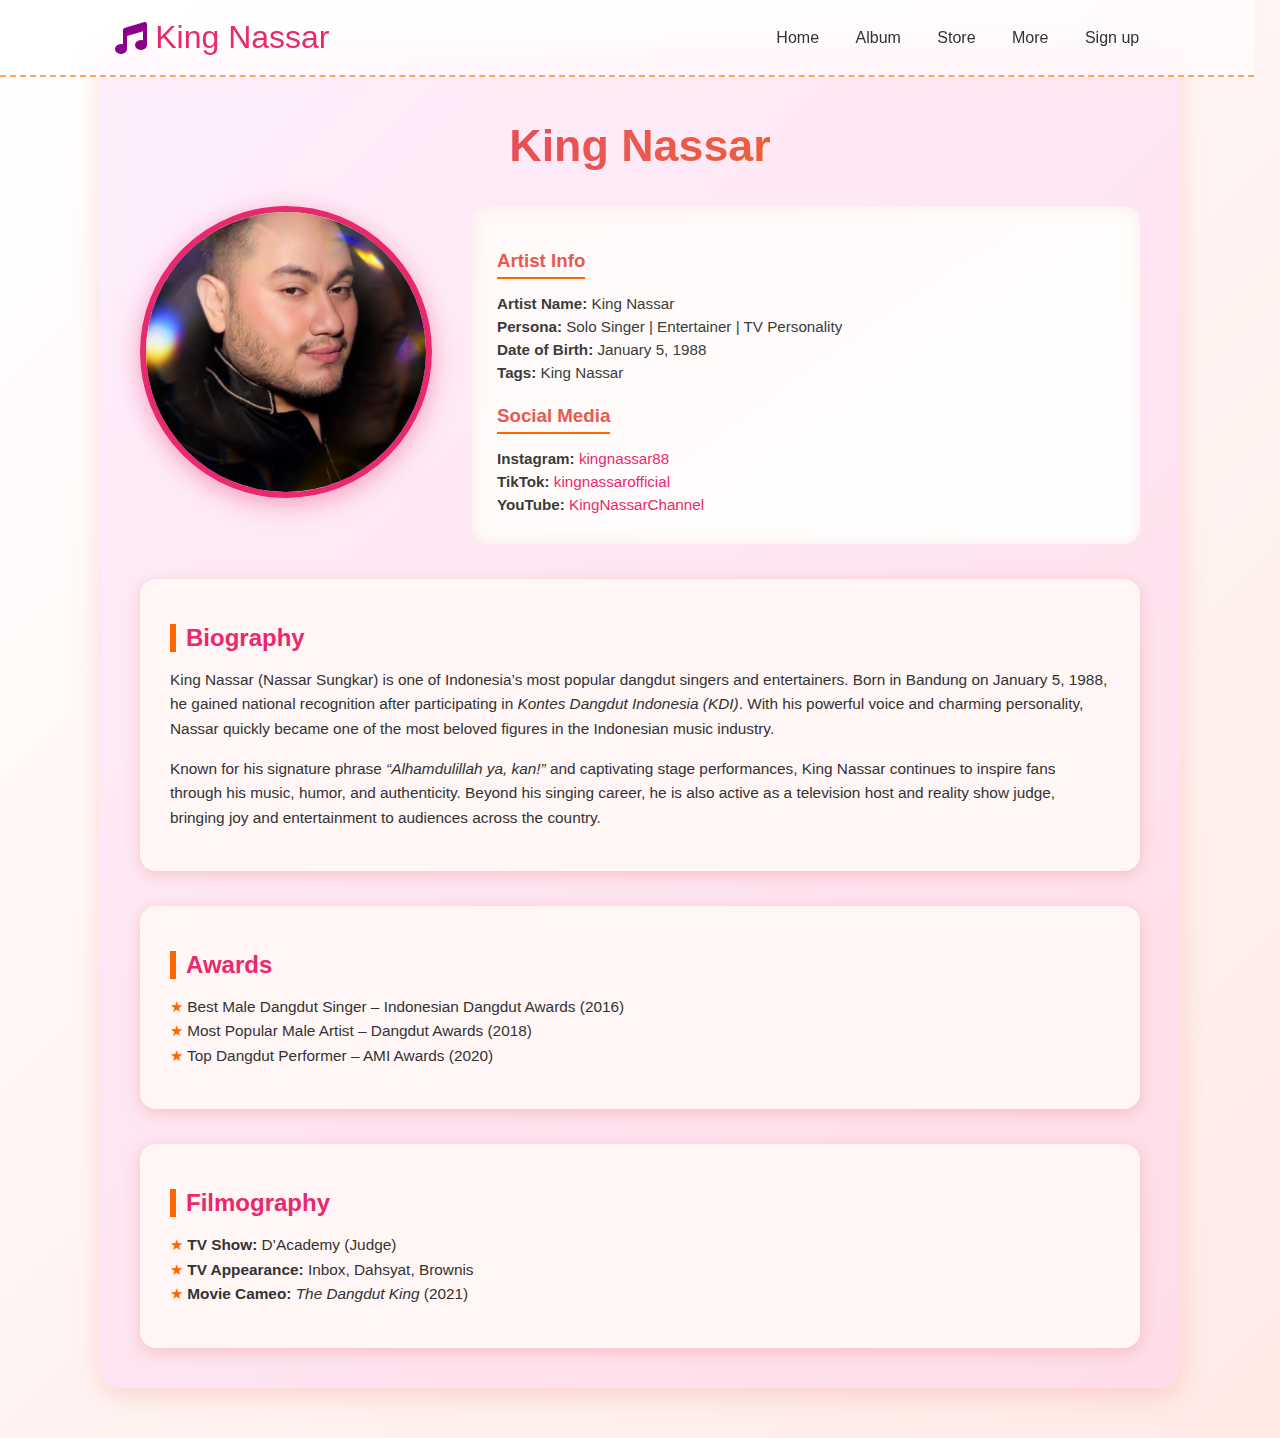
<file: Project WB/About.html>
<!DOCTYPE html>
<html lang="en">
<head>
  <meta charset="UTF-8">
  <meta name="viewport" content="width=device-width, initial-scale=1.0">
  <title>King Nassar - Artist Profile</title>
  <link rel="stylesheet" href="STYLINGS.css">
  <link rel="stylesheet" href="https://cdnjs.cloudflare.com/ajax/libs/font-awesome/6.5.0/css/all.min.css">

</head>
<body>

    <header>
        <div class="logo">
            <i class="fas fa-music"></i>
            <span>King Nassar</span>
        </div>

        <nav>
            <a href="index.html">Home</a>
            <a href="Album3.html">Album</a>
            <a href="Store.html">Store</a>
            <a href="More.html">More</a>
            <a href="Sign_up.html">Sign up</a>
        </nav>

    </header>

  <section class="artist-profile">
    <h1>King Nassar</h1>

    <div class="artist-main">
      <div class="artist-photo">
        <img src="KNASSAR.jpg" alt="King Nassar">
        <div class="vinyl"></div>
      </div>

      <div class="artist-info">
        <h3>Artist Info</h3>
        <p><strong>Artist Name:</strong> King Nassar</p>
        <p><strong>Persona:</strong> Solo Singer | Entertainer | TV Personality</p>
        <p><strong>Date of Birth:</strong> January 5, 1988</p>
        <p><strong>Tags:</strong> King Nassar</p>

        <h3>Social Media</h3>
        <p><strong>Instagram:</strong> <a href="#">kingnassar88</a></p>
        <p><strong>TikTok:</strong> <a href="#">kingnassarofficial</a></p>
        <p><strong>YouTube:</strong> <a href="#">KingNassarChannel</a></p>
      </div>
    </div>

    <div class="artist-bio" id="bio">
      <h2>Biography</h2>
      <p>
        King Nassar (Nassar Sungkar) is one of Indonesia’s most popular dangdut singers and entertainers. 
        Born in Bandung on January 5, 1988, he gained national recognition after participating in 
        <em>Kontes Dangdut Indonesia (KDI)</em>. With his powerful voice and charming personality, 
        Nassar quickly became one of the most beloved figures in the Indonesian music industry.
      </p>
      <p>
        Known for his signature phrase <em>“Alhamdulillah ya, kan!”</em> and captivating stage performances, 
        King Nassar continues to inspire fans through his music, humor, and authenticity. 
        Beyond his singing career, he is also active as a television host and reality show judge, 
        bringing joy and entertainment to audiences across the country.
      </p>
    </div>

    <div class="artist-awards" id="awards">
      <h2>Awards</h2>
      <ul>
        <li>Best Male Dangdut Singer – Indonesian Dangdut Awards (2016)</li>
        <li>Most Popular Male Artist – Dangdut Awards (2018)</li>
        <li>Top Dangdut Performer – AMI Awards (2020)</li>
      </ul>
    </div>

    <div class="artist-films" id="films">
      <h2>Filmography</h2>
      <ul>
        <li><strong>TV Show:</strong> D’Academy (Judge)</li>
        <li><strong>TV Appearance:</strong> Inbox, Dahsyat, Brownis</li>
        <li><strong>Movie Cameo:</strong> <em>The Dangdut King</em> (2021)</li>
      </ul>
    </div>
  </section>

</body>
</html>
</file>
<file: Project WB/STYLINGS.css>
/* ====== King Nassar Artist Page (Final Palette Version) ====== */

body {
  font-family: "Poppins", sans-serif;
  background: linear-gradient(135deg, #ffffff, #ffeae6);
  color: #2b2b2b;
  margin: 0;
  padding: 0;
}


header{
    position: fixed;
    top: 0;
    width: 80%;
    padding: 1.2rem 9%;
    display: flex;
    justify-content: space-between;
    align-items: center;
    background: rgba(255, 255, 255, 0.6);
    filter:drop-shadow(10px);
    border-bottom: 2px dashed #ffa45c;
    z-index: 1000;
    backdrop-filter: blur(8px);
}

header .fas fa-music{
    display:block;
    font-size: 3rem;
    color:darkmagenta;
    cursor: pointer;
    border-radius: 5rem;
    padding: 0.2rem 0.6rem;
}

/* ====== Navigation Bar ====== */

nav a{
    color: #333;
    margin-left: 2rem;
    text-decoration: none;
    font-weight: 500; 
    transition: 0.3s ease;  

}

nav a:hover, nav a.active{
    color: #ff6600;
    border-bottom: 2px solid #ff6600;
}
.navbar {
  background: linear-gradient(90deg, #e8296e, #e85a4f, #ff6600);
  padding: 15px 0;
  box-shadow: 0 4px 10px rgba(232, 90, 79, 0.3);
  position: sticky;
  top: 0;
  z-index: 1000;
}

.nav-container {
  width: 90%;
  max-width: 1100px;
  margin: 0 auto;
  display: flex;
  align-items: center;
  justify-content: space-between;
}

.logo {
  font-family: Verdana, Geneva, Tahoma, sans-serif;
  font-size: 2rem;
  color: #e8296e;
  cursor: pointer;
  transition: 0.3s;
  display: flex;
  align-items: center;
  gap: 0.5rem;
}

.logo:hover {
  transform: scale(1.05);
  color: #e85a4f;
}

.logo i {
  color: darkmagenta;
  font-size: 2rem;
}

.nav-links {
  list-style: none;
  display: flex;
  gap: 25px;
  margin: 0;
  padding: 0;
}

.nav-links a {
  color: #fff;
  text-decoration: none;
  font-weight: 500;
  transition: color 0.3s, transform 0.2s;
}

.nav-links a:hover,
.nav-links a.active {
  color: #ffeae6;
  transform: scale(1.1);
}

/* Responsif navbar */
@media (max-width: 768px) {
  .nav-container {
    flex-direction: column;
    text-align: center;
  }

  .nav-links {
    flex-direction: column;
    gap: 15px;
    margin-top: 10px;
  }
}


/* Container utama */
.artist-profile {
  max-width: 1000px;
  margin: 50px auto;
  background: rgba(236, 34, 236, 0.067);
;
  border-radius: 20px;
  padding: 40px;
  box-shadow: 0 8px 25px rgba(232, 90, 79, 0.2);
}

/* Judul utama */
.artist-profile h1 {
  text-align: center;
  font-size: 2.8em;
  background: linear-gradient(90deg, #e8296e, #e85a4f, #ff6600);
  background-clip: text; /* Tambahan agar kompatibel di semua browser */
  -webkit-background-clip: text;
  -webkit-text-fill-color: transparent;
  font-weight: 700;
  margin-bottom: 35px;
}

/* Layout dua kolom */
.artist-main {
  display: flex;
  flex-wrap: wrap;
  gap: 40px;
  align-items: flex-start;
  justify-content: center;
}

/* Foto artis */
.artist-photo {
  position: relative;
  width: 280px;
  height: 280px;
  border-radius: 50%;
  overflow: hidden;
  border: 6px solid #e8296e;
  box-shadow: 0 6px 25px rgba(232, 41, 110, 0.4);
}

.artist-photo img {
  width: 100%;
  height: 100%;
  object-fit: cover;
}

/* Hilangkan lingkaran spin */
.vinyl {
  display: none;
}

/* Informasi artis */
.artist-info {
  flex: 1;
  min-width: 280px;
  background: linear-gradient(145deg, #fff9f8, #ffffff);
  border-radius: 16px;
  padding: 25px;
  box-shadow: inset 0 0 15px rgba(232, 90, 79, 0.1);
}

.artist-info h3 {
  color: #e85a4f;
  margin-bottom: 10px;
  border-bottom: 2px solid #ff6600;
  display: inline-block;
  padding-bottom: 5px;
}

.artist-info p {
  margin: 6px 0;
  font-size: 0.95em;
  color: #3b3b3b;
}

/* Link */
.artist-info a {
  color: #e8296e;
  text-decoration: none;
  font-weight: 500;
  transition: color 0.3s;
}

.artist-info a:hover {
  color: #ff6600;
}

/* Bagian tambahan */
.artist-bio,
.artist-awards,
.artist-films {
  margin-top: 35px;
  background: #fff6f5;
  border-radius: 16px;
  padding: 25px 30px;
  box-shadow: 0 4px 15px rgba(232, 90, 79, 0.25);
}

/* Subjudul tiap bagian */
.artist-bio h2,
.artist-awards h2,
.artist-films h2 {
  color: #e8296e;
  border-left: 6px solid #ff6600;
  padding-left: 10px;
  margin-bottom: 10px;
  font-weight: 600;
}

/* Isi teks */
.artist-bio p,
.artist-awards li,
.artist-films li {
  line-height: 1.6;
  font-size: 0.96em;
  color: #333;
}

/* Daftar */
.artist-awards ul,
.artist-films ul {
  list-style: none;
  padding: 0;
}

.artist-awards li::before,
.artist-films li::before {
  content: "★ ";
  color: #ff6600;
}

/* Responsif */
@media (max-width: 768px) {
  .artist-main {
    flex-direction: column;
    align-items: center;
  }

  .artist-info {
    text-align: center;
  }

  .artist-photo {
    width: 240px;
    height: 240px;
  }
}
</file>
